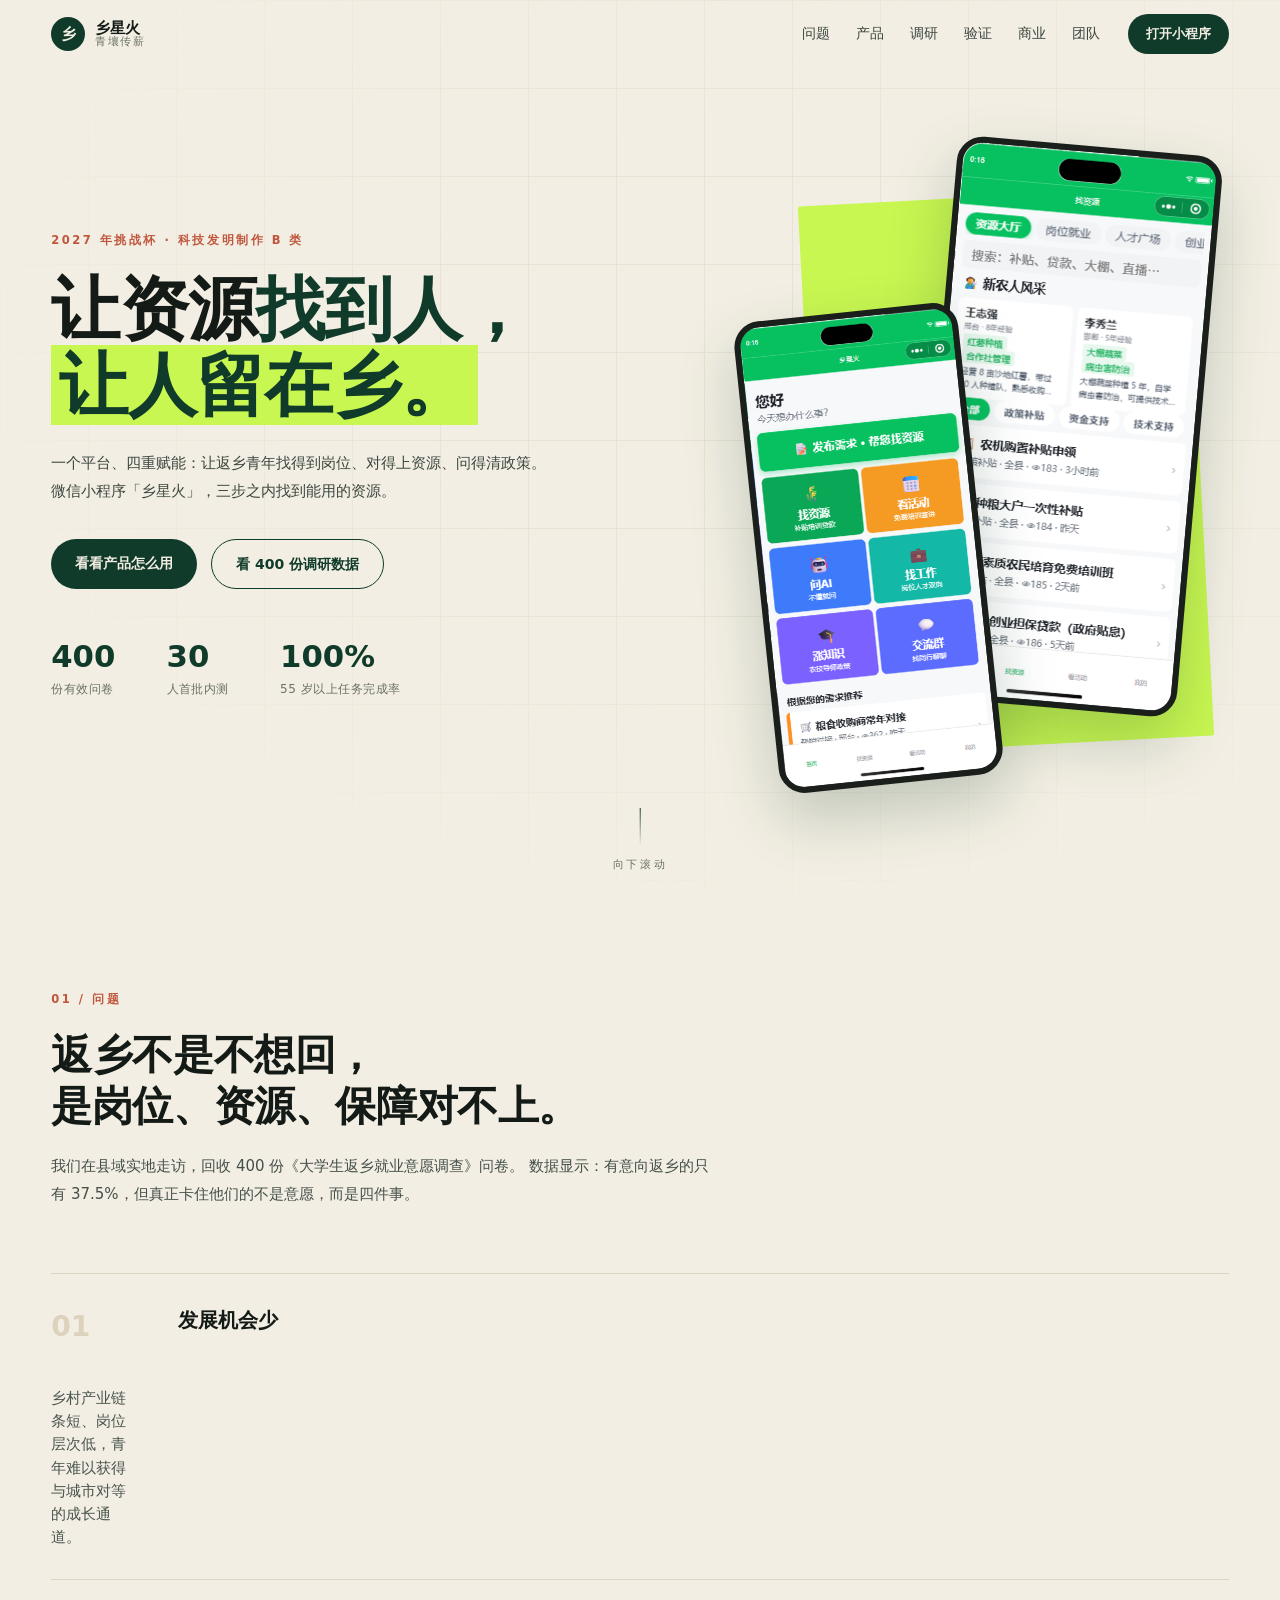
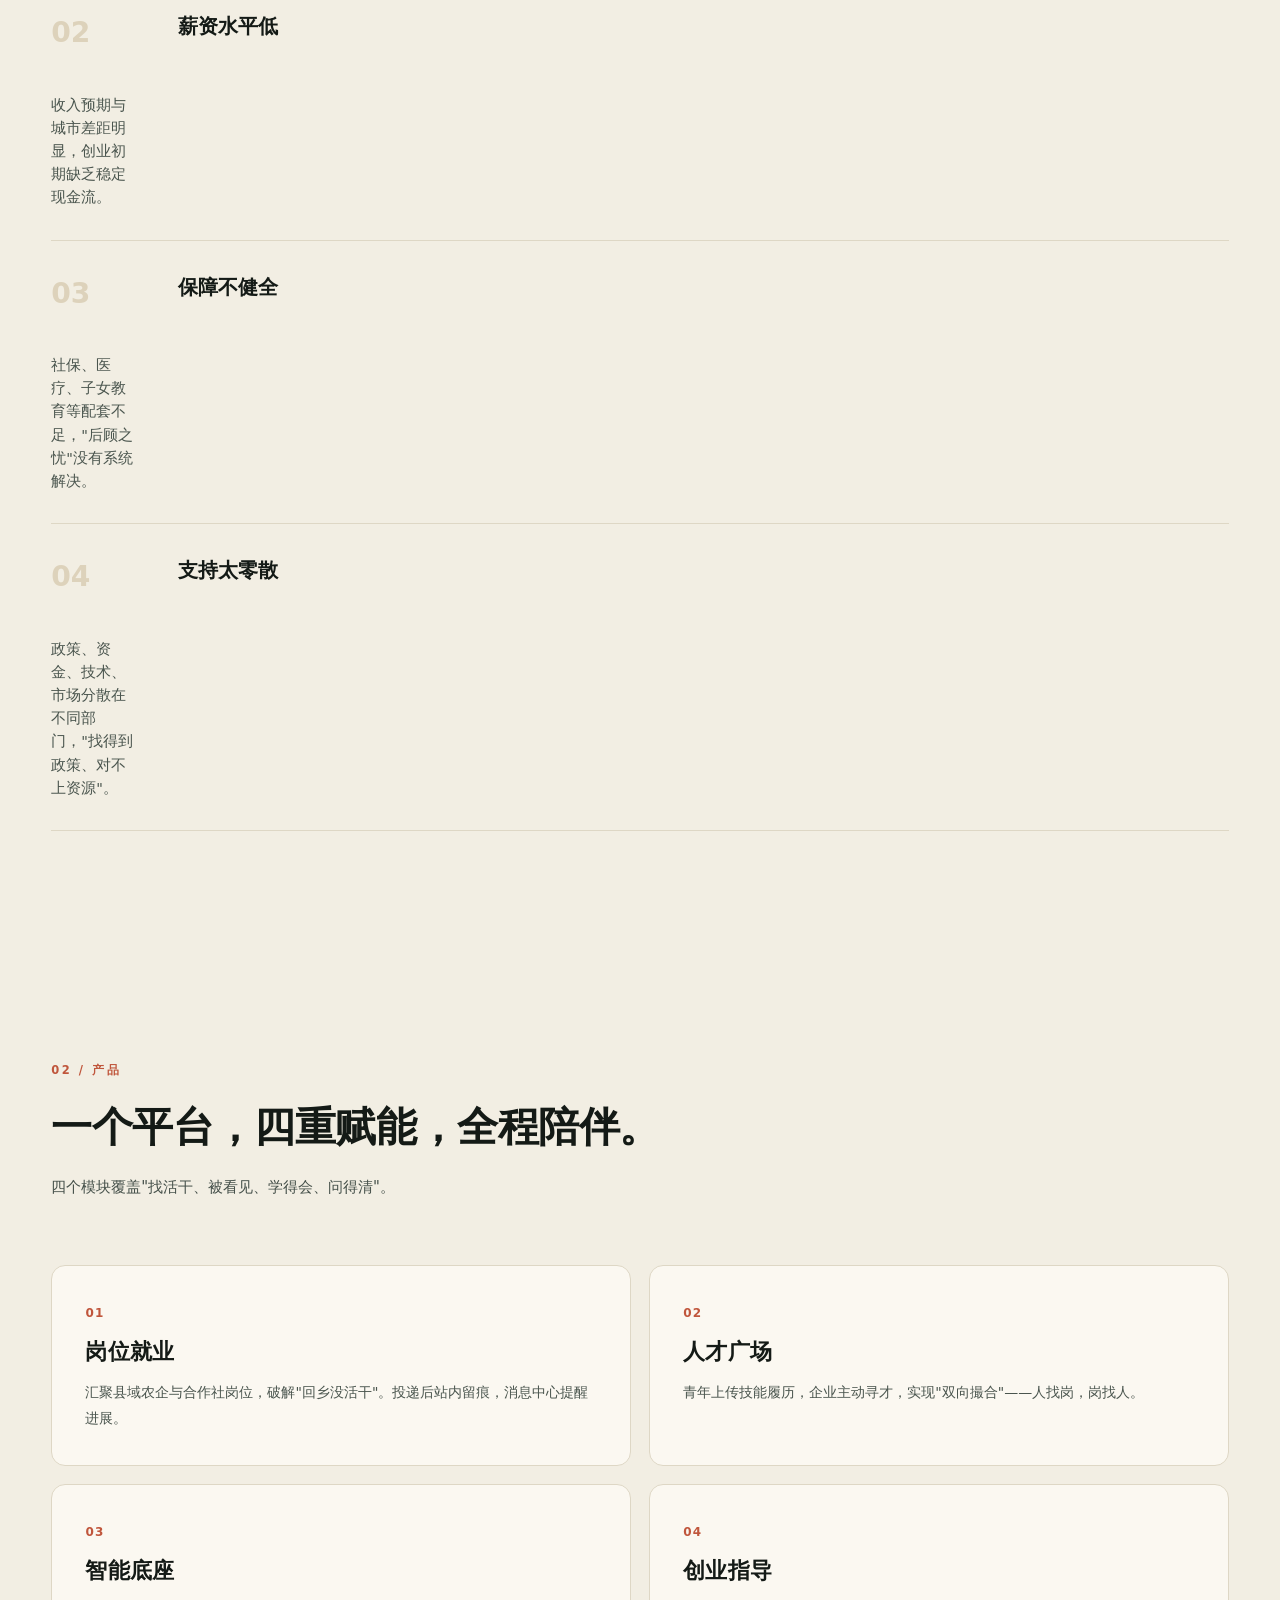
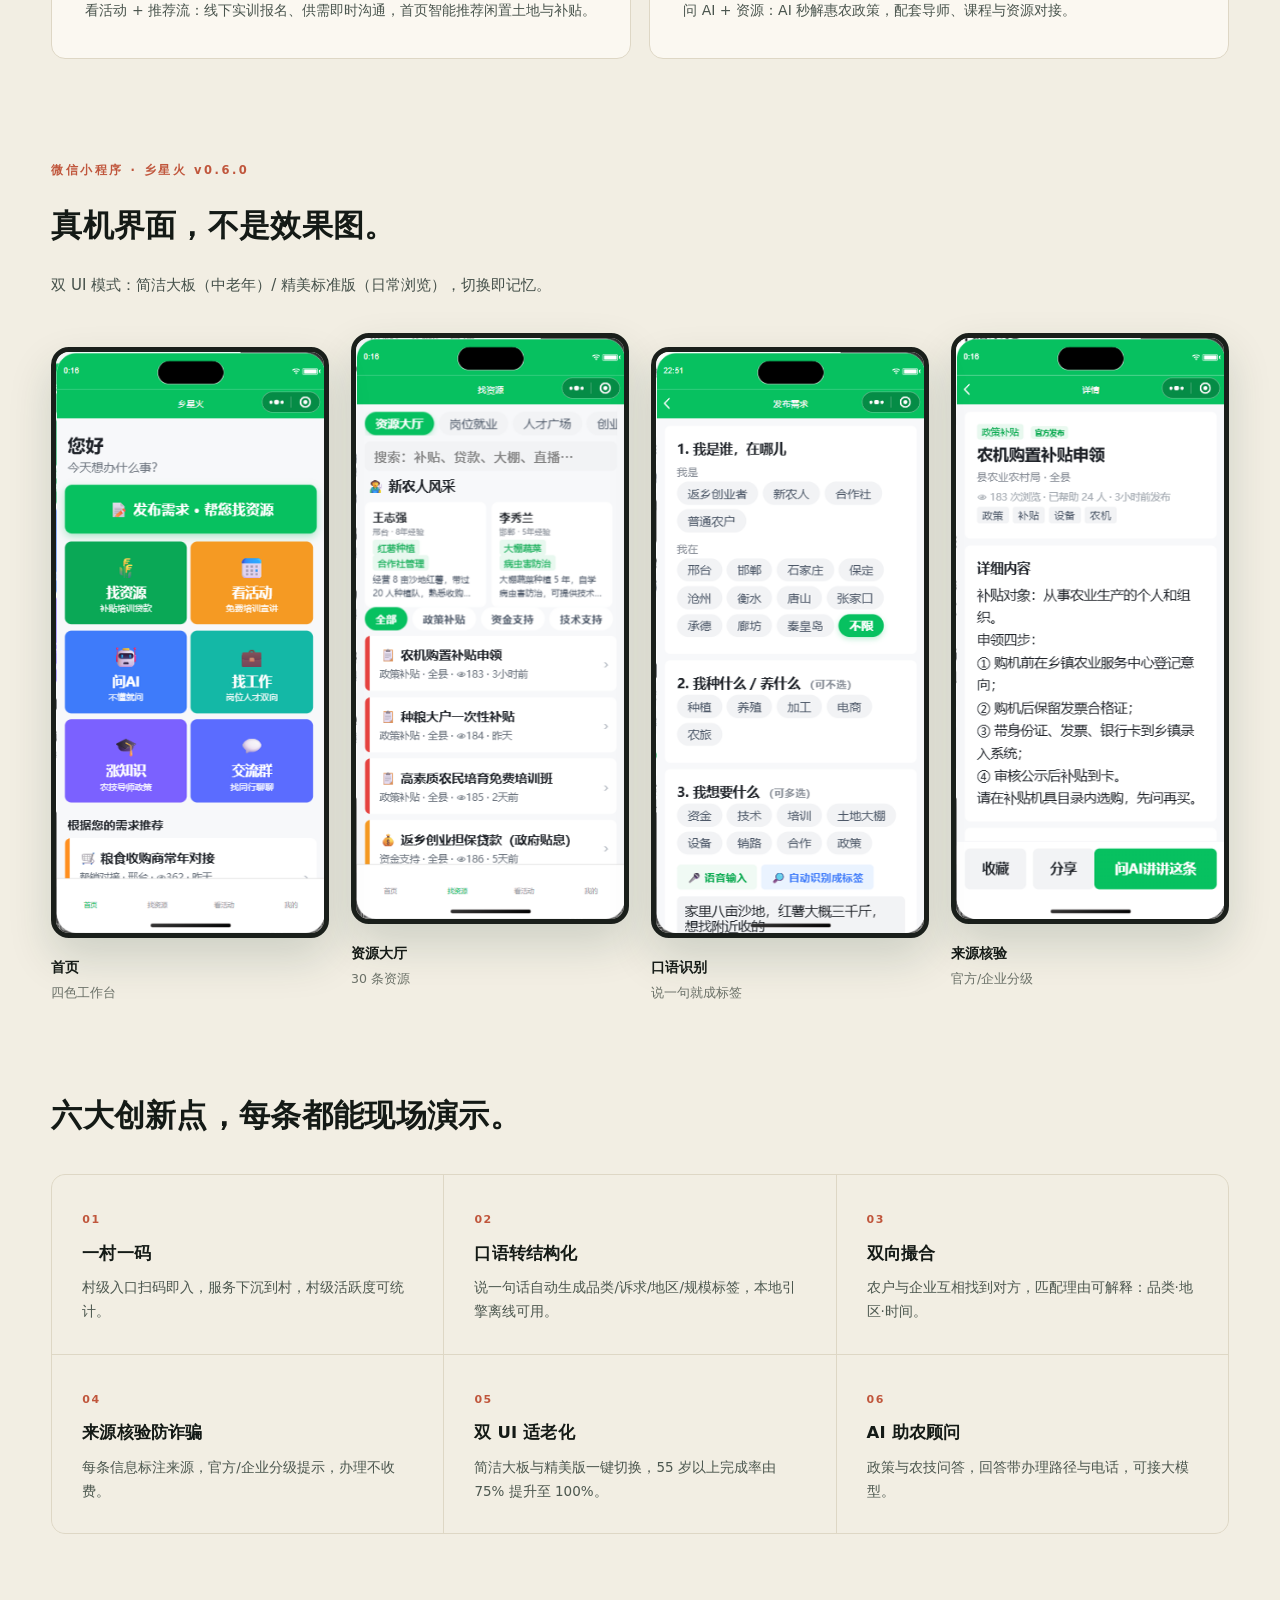
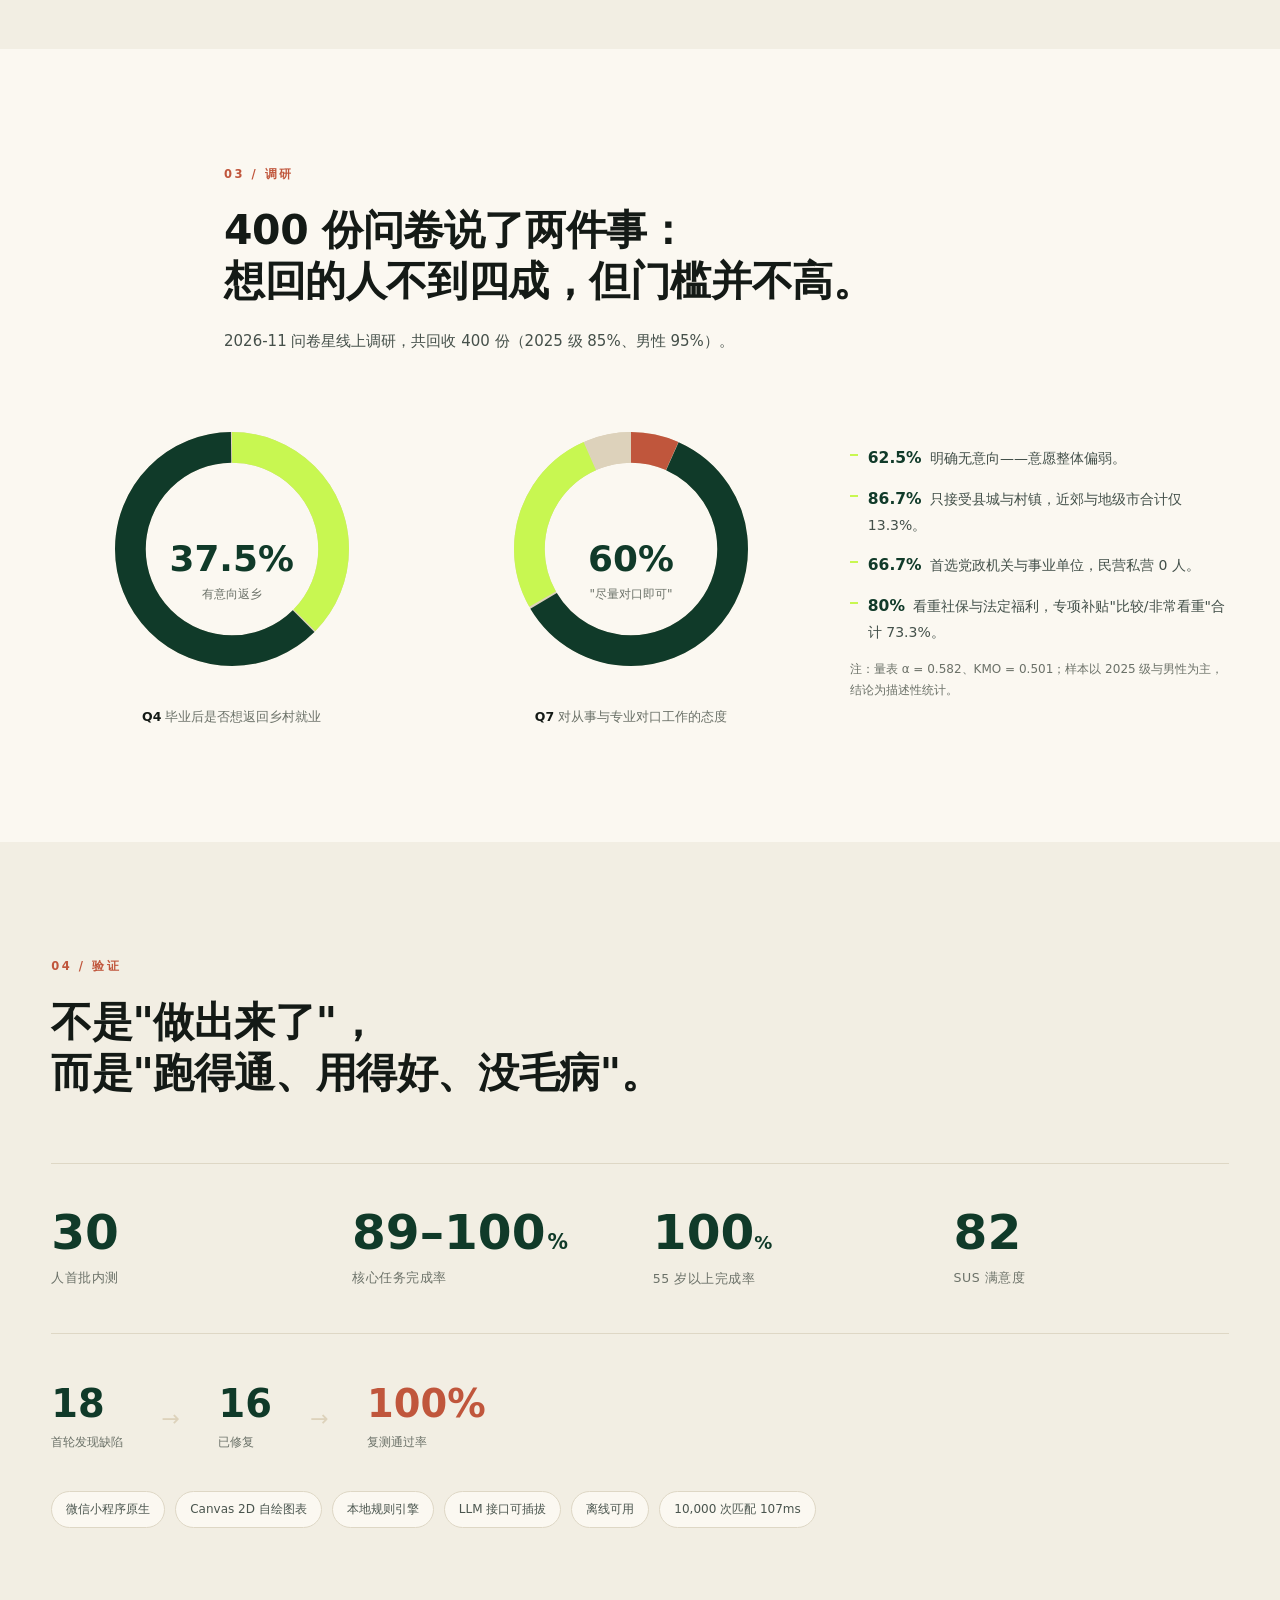
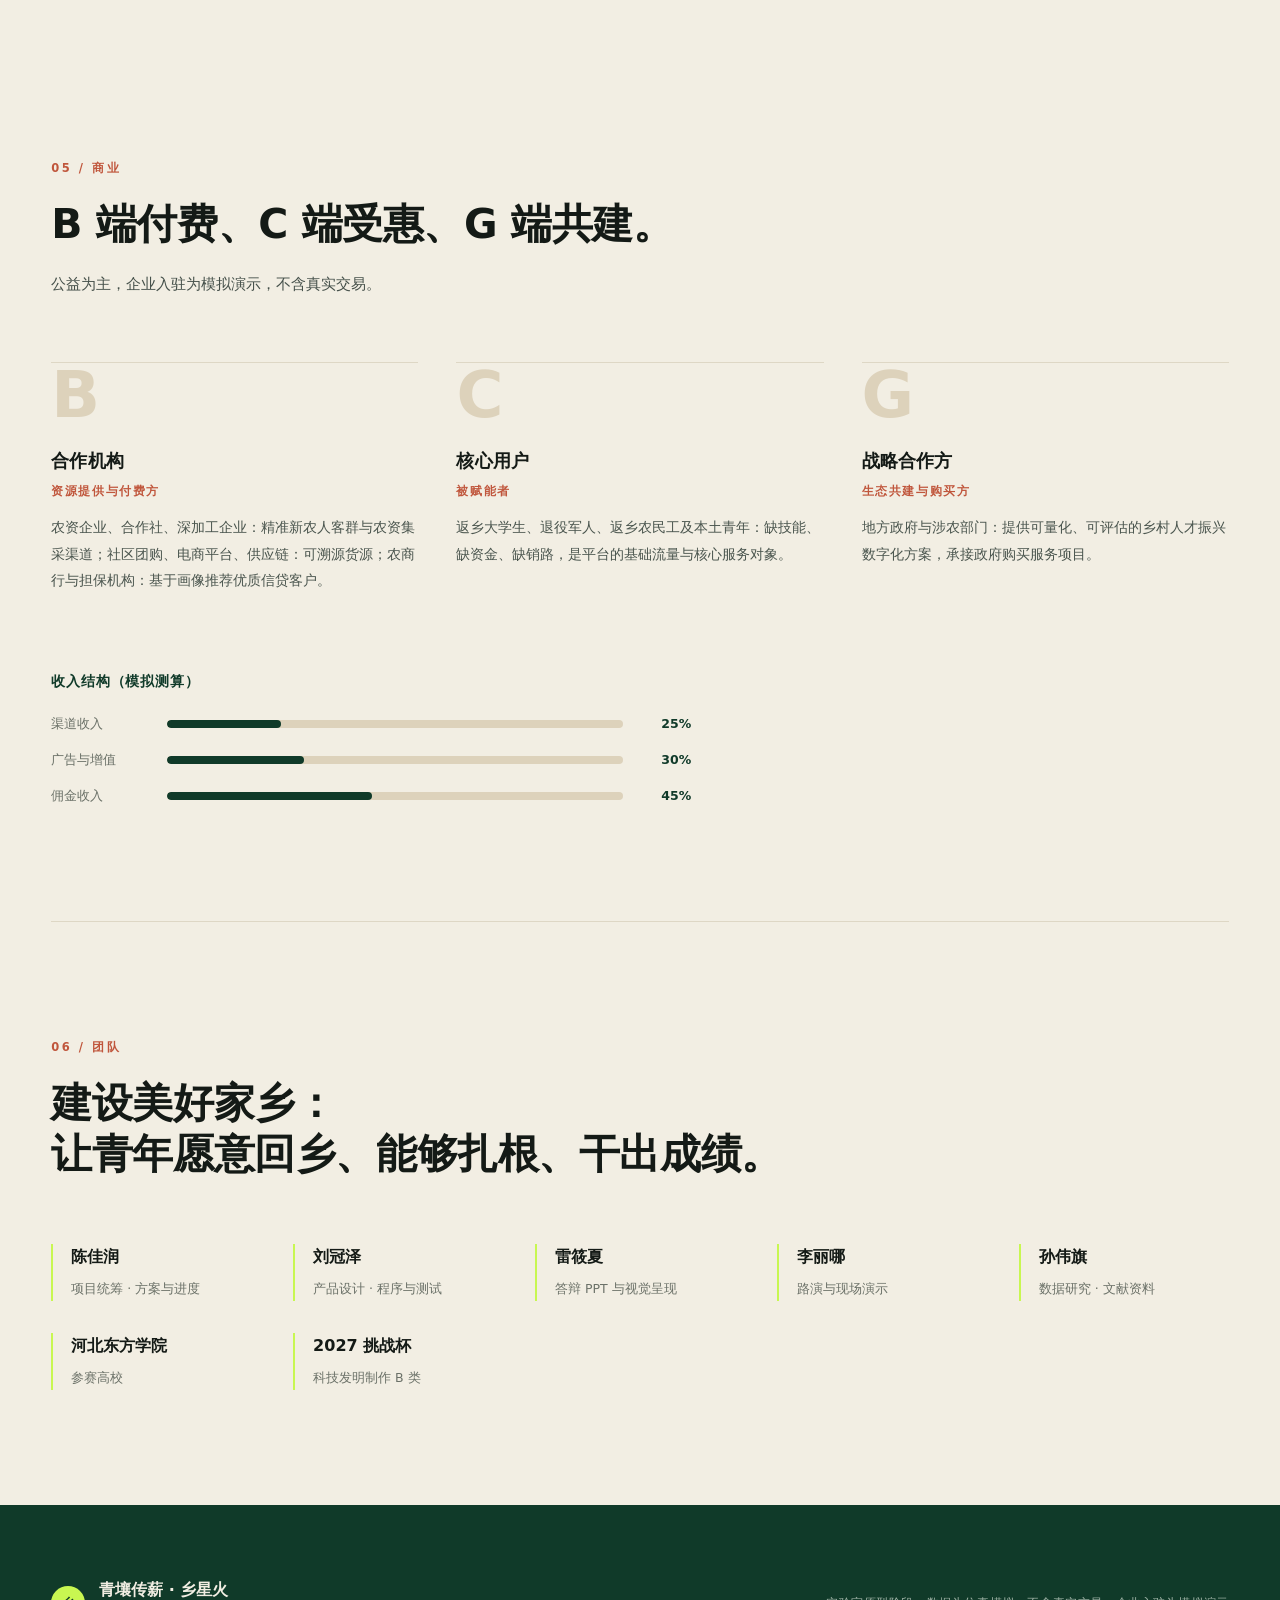
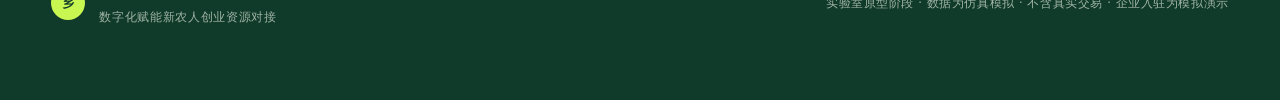
<file: site/index.html>
<!DOCTYPE html>
<html lang="zh-CN">
<head>
<meta charset="UTF-8" />
<meta name="viewport" content="width=device-width, initial-scale=1.0" />
<title>青壤传薪 · 乡星火 —— 数字化赋能新农人创业资源对接</title>
<meta name="description" content="乡星火：一个平台、四重赋能，让返乡青年找得到岗位、对得上资源、问得清政策。" />
<link rel="stylesheet" href="style.css" />
</head>
<body>

<!-- 顶部导航 -->
<header class="nav" id="nav">
  <a class="brand" href="#top">
    <span class="brand-mark">乡</span>
    <span class="brand-text">乡星火<em>青壤传薪</em></span>
  </a>
  <nav class="nav-links">
    <a href="#problem">问题</a>
    <a href="#product">产品</a>
    <a href="#data">调研</a>
    <a href="#evidence">验证</a>
    <a href="#business">商业</a>
    <a href="#team">团队</a>
  </nav>
  <a class="nav-cta" href="#mini">打开小程序</a>
</header>

<!-- 首屏 -->
<section class="hero" id="top">
  <div class="hero-grid"></div>
  <div class="hero-inner">
    <div class="hero-left">
      <p class="kicker" data-reveal>2027 年挑战杯 · 科技发明制作 B 类</p>
      <h1 class="display" data-reveal data-delay="1">
        <span>让资源</span><span class="ink">找到人，</span><br />
        <span class="lime">让人留在乡。</span>
      </h1>
      <p class="lede" data-reveal data-delay="2">
        一个平台、四重赋能：让返乡青年找得到岗位、对得上资源、问得清政策。<br />
        微信小程序「乡星火」，三步之内找到能用的资源。
      </p>
      <div class="hero-actions" data-reveal data-delay="3">
        <a class="btn btn-solid" href="#product">看看产品怎么用</a>
        <a class="btn btn-ghost" href="#data">看 400 份调研数据</a>
      </div>
      <div class="hero-meta" data-reveal data-delay="4">
        <div><b>400</b><span>份有效问卷</span></div>
        <div><b>30</b><span>人首批内测</span></div>
        <div><b>100%</b><span>55 岁以上任务完成率</span></div>
      </div>
    </div>
    <div class="hero-right" data-reveal data-delay="2">
      <figure class="phone phone-a"><img src="assets/hall-top.png" alt="资源大厅" /></figure>
      <figure class="phone phone-b"><img src="assets/home-simple.png" alt="首页四色工作台" /></figure>
      <div class="blob"></div>
    </div>
  </div>
  <div class="scroll-hint"><span></span>向下滚动</div>
</section>

<!-- 问题 -->
<section class="sec sec-problem" id="problem">
  <div class="sec-head">
    <p class="kicker" data-reveal>01 / 问题</p>
    <h2 data-reveal data-delay="1">返乡不是不想回，<br />是岗位、资源、保障对不上。</h2>
    <p class="sec-sub" data-reveal data-delay="2">
      我们在县域实地走访，回收 400 份《大学生返乡就业意愿调查》问卷。
      数据显示：有意向返乡的只有 37.5%，但真正卡住他们的不是意愿，而是四件事。
    </p>
  </div>
  <ol class="plist">
    <li data-reveal><span class="num">01</span><h3>发展机会少</h3><p>乡村产业链条短、岗位层次低，青年难以获得与城市对等的成长通道。</p></li>
    <li data-reveal data-delay="1"><span class="num">02</span><h3>薪资水平低</h3><p>收入预期与城市差距明显，创业初期缺乏稳定现金流。</p></li>
    <li data-reveal data-delay="2"><span class="num">03</span><h3>保障不健全</h3><p>社保、医疗、子女教育等配套不足，"后顾之忧"没有系统解决。</p></li>
    <li data-reveal data-delay="3"><span class="num">04</span><h3>支持太零散</h3><p>政策、资金、技术、市场分散在不同部门，"找得到政策、对不上资源"。</p></li>
  </ol>
</section>

<!-- 产品 -->
<section class="sec sec-product" id="product">
  <div class="sec-head">
    <p class="kicker" data-reveal>02 / 产品</p>
    <h2 data-reveal data-delay="1">一个平台，四重赋能，全程陪伴。</h2>
    <p class="sec-sub" data-reveal data-delay="2">四个模块覆盖"找活干、被看见、学得会、问得清"。</p>
  </div>
  <div class="quad">
    <article class="qcard" data-reveal>
      <span class="qidx">01</span>
      <h3>岗位就业</h3>
      <p>汇聚县域农企与合作社岗位，破解"回乡没活干"。投递后站内留痕，消息中心提醒进展。</p>
    </article>
    <article class="qcard" data-reveal data-delay="1">
      <span class="qidx">02</span>
      <h3>人才广场</h3>
      <p>青年上传技能履历，企业主动寻才，实现"双向撮合"——人找岗，岗找人。</p>
    </article>
    <article class="qcard" data-reveal data-delay="2">
      <span class="qidx">03</span>
      <h3>智能底座</h3>
      <p>看活动 + 推荐流：线下实训报名、供需即时沟通，首页智能推荐闲置土地与补贴。</p>
    </article>
    <article class="qcard" data-reveal data-delay="3">
      <span class="qidx">04</span>
      <h3>创业指导</h3>
      <p>问 AI + 资源：AI 秒解惠农政策，配套导师、课程与资源对接。</p>
    </article>
  </div>

  <!-- 小程序实机 -->
  <div class="mini" id="mini">
    <div class="mini-head" data-reveal>
      <p class="kicker">微信小程序 · 乡星火 v0.6.0</p>
      <h3>真机界面，不是效果图。</h3>
      <p class="sec-sub">双 UI 模式：简洁大板（中老年）/ 精美标准版（日常浏览），切换即记忆。</p>
    </div>
    <div class="mini-strip">
      <figure data-reveal><img src="assets/home-simple.png" alt="首页" /><figcaption><b>首页</b>四色工作台</figcaption></figure>
      <figure data-reveal data-delay="1"><img src="assets/hall-top.png" alt="资源大厅" /><figcaption><b>资源大厅</b>30 条资源</figcaption></figure>
      <figure data-reveal data-delay="2"><img src="assets/needs-parsed.png" alt="口语识别" /><figcaption><b>口语识别</b>说一句就成标签</figcaption></figure>
      <figure data-reveal data-delay="3"><img src="assets/detail.png" alt="来源核验" /><figcaption><b>来源核验</b>官方/企业分级</figcaption></figure>
    </div>
  </div>

  <!-- 六大创新 -->
  <div class="inno">
    <h3 class="inno-title" data-reveal>六大创新点，每条都能现场演示。</h3>
    <div class="inno-grid">
      <div class="icard" data-reveal><span>01</span><h4>一村一码</h4><p>村级入口扫码即入，服务下沉到村，村级活跃度可统计。</p></div>
      <div class="icard" data-reveal data-delay="1"><span>02</span><h4>口语转结构化</h4><p>说一句话自动生成品类/诉求/地区/规模标签，本地引擎离线可用。</p></div>
      <div class="icard" data-reveal data-delay="2"><span>03</span><h4>双向撮合</h4><p>农户与企业互相找到对方，匹配理由可解释：品类·地区·时间。</p></div>
      <div class="icard" data-reveal data-delay="3"><span>04</span><h4>来源核验防诈骗</h4><p>每条信息标注来源，官方/企业分级提示，办理不收费。</p></div>
      <div class="icard" data-reveal data-delay="4"><span>05</span><h4>双 UI 适老化</h4><p>简洁大板与精美版一键切换，55 岁以上完成率由 75% 提升至 100%。</p></div>
      <div class="icard" data-reveal data-delay="5"><span>06</span><h4>AI 助农顾问</h4><p>政策与农技问答，回答带办理路径与电话，可接大模型。</p></div>
    </div>
  </div>
</section>

<!-- 调研数据 -->
<section class="sec sec-data" id="data">
  <div class="sec-head">
    <p class="kicker" data-reveal>03 / 调研</p>
    <h2 data-reveal data-delay="1">400 份问卷说了两件事：<br />想回的人不到四成，但门槛并不高。</h2>
    <p class="sec-sub" data-reveal data-delay="2">2026-11 问卷星线上调研，共回收 400 份（2025 级 85%、男性 95%）。</p>
  </div>

  <div class="charts">
    <figure class="chart" data-reveal>
      <svg viewBox="0 0 220 220" class="donut" data-donut="37.5,62.5">
        <circle class="dring" cx="110" cy="110" r="86" />
        <circle class="dseg s1" cx="110" cy="110" r="86" />
        <circle class="dseg s2" cx="110" cy="110" r="86" />
      </svg>
      <div class="chart-center"><b>37.5%</b><span>有意向返乡</span></div>
      <figcaption><b>Q4</b> 毕业后是否想返回乡村就业</figcaption>
    </figure>

    <figure class="chart" data-reveal data-delay="1">
      <svg viewBox="0 0 220 220" class="donut" data-donut="6.67,60,26.67,6.67">
        <circle class="dring" cx="110" cy="110" r="86" />
        <circle class="dseg t1" cx="110" cy="110" r="86" />
        <circle class="dseg t2" cx="110" cy="110" r="86" />
        <circle class="dseg t3" cx="110" cy="110" r="86" />
        <circle class="dseg t4" cx="110" cy="110" r="86" />
      </svg>
      <div class="chart-center"><b>60%</b><span>"尽量对口即可"</span></div>
      <figcaption><b>Q7</b> 对从事与专业对口工作的态度</figcaption>
    </figure>

    <ul class="readout" data-reveal data-delay="2">
      <li><b>62.5%</b> 明确无意向——意愿整体偏弱。</li>
      <li><b>86.7%</b> 只接受县城与村镇，近郊与地级市合计仅 13.3%。</li>
      <li><b>66.7%</b> 首选党政机关与事业单位，民营私营 0 人。</li>
      <li><b>80%</b> 看重社保与法定福利，专项补贴"比较/非常看重"合计 73.3%。</li>
      <li class="muted">注：量表 α = 0.582、KMO = 0.501；样本以 2025 级与男性为主，结论为描述性统计。</li>
    </ul>
  </div>
</section>

<!-- 验证 -->
<section class="sec sec-evidence" id="evidence">
  <div class="sec-head">
    <p class="kicker" data-reveal>04 / 验证</p>
    <h2 data-reveal data-delay="1">不是"做出来了"，<br />而是"跑得通、用得好、没毛病"。</h2>
  </div>
  <div class="kpis">
    <div class="kpi" data-reveal><b data-count="30">0</b><span>人首批内测</span></div>
    <div class="kpi" data-reveal data-delay="1"><b>89–100<i>%</i></b><span>核心任务完成率</span></div>
    <div class="kpi" data-reveal data-delay="2"><b data-count="100">0</b><i>%</i><span>55 岁以上完成率</span></div>
    <div class="kpi" data-reveal data-delay="3"><b data-count="82">0</b><span>SUS 满意度</span></div>
  </div>
  <div class="loop" data-reveal data-delay="2">
    <div class="loop-step"><b>18</b><span>首轮发现缺陷</span></div>
    <div class="loop-arrow">→</div>
    <div class="loop-step"><b>16</b><span>已修复</span></div>
    <div class="loop-arrow">→</div>
    <div class="loop-step accent"><b>100%</b><span>复测通过率</span></div>
  </div>
  <div class="tech" data-reveal data-delay="3">
    <span>微信小程序原生</span><span>Canvas 2D 自绘图表</span><span>本地规则引擎</span>
    <span>LLM 接口可插拔</span><span>离线可用</span><span>10,000 次匹配 107ms</span>
  </div>
</section>

<!-- 商业 -->
<section class="sec sec-business" id="business">
  <div class="sec-head">
    <p class="kicker" data-reveal>05 / 商业</p>
    <h2 data-reveal data-delay="1">B 端付费、C 端受惠、G 端共建。</h2>
    <p class="sec-sub" data-reveal data-delay="2">公益为主，企业入驻为模拟演示，不含真实交易。</p>
  </div>
  <div class="bcg">
    <article data-reveal><span class="letter">B</span><h3>合作机构</h3><p class="role">资源提供与付费方</p>
      <p>农资企业、合作社、深加工企业：精准新农人客群与农资集采渠道；社区团购、电商平台、供应链：可溯源货源；农商行与担保机构：基于画像推荐优质信贷客户。</p></article>
    <article data-reveal data-delay="1"><span class="letter">C</span><h3>核心用户</h3><p class="role">被赋能者</p>
      <p>返乡大学生、退役军人、返乡农民工及本土青年：缺技能、缺资金、缺销路，是平台的基础流量与核心服务对象。</p></article>
    <article data-reveal data-delay="2"><span class="letter">G</span><h3>战略合作方</h3><p class="role">生态共建与购买方</p>
      <p>地方政府与涉农部门：提供可量化、可评估的乡村人才振兴数字化方案，承接政府购买服务项目。</p></article>
  </div>
  <div class="revenue" data-reveal data-delay="2">
    <h4>收入结构（模拟测算）</h4>
    <div class="bars">
      <div class="bar"><span>渠道收入</span><i style="--v:25%"></i><b>25%</b></div>
      <div class="bar"><span>广告与增值</span><i style="--v:30%"></i><b>30%</b></div>
      <div class="bar"><span>佣金收入</span><i style="--v:45%"></i><b>45%</b></div>
    </div>
  </div>
</section>

<!-- 团队 -->
<section class="sec sec-team" id="team">
  <div class="sec-head">
    <p class="kicker" data-reveal>06 / 团队</p>
    <h2 data-reveal data-delay="1">建设美好家乡：<br />让青年愿意回乡、能够扎根、干出成绩。</h2>
  </div>
  <div class="team">
    <div data-reveal><b>陈佳润</b><span>项目统筹 · 方案与进度</span></div>
    <div data-reveal data-delay="1"><b>刘冠泽</b><span>产品设计 · 程序与测试</span></div>
    <div data-reveal data-delay="2"><b>雷筱夏</b><span>答辩 PPT 与视觉呈现</span></div>
    <div data-reveal data-delay="3"><b>李丽哪</b><span>路演与现场演示</span></div>
    <div data-reveal data-delay="3"><b>孙伟旗</b><span>数据研究 · 文献资料</span></div>
    <div data-reveal data-delay="4"><b>河北东方学院</b><span>参赛高校</span></div>
    <div data-reveal data-delay="4"><b>2027 挑战杯</b><span>科技发明制作 B 类</span></div>
  </div>
</section>

<footer class="foot">
  <div class="foot-inner">
    <div class="foot-brand">
      <span class="brand-mark">乡</span>
      <div><b>青壤传薪 · 乡星火</b><span>数字化赋能新农人创业资源对接</span></div>
    </div>
    <p class="foot-note">实验室原型阶段 · 数据为仿真模拟 · 不含真实交易 · 企业入驻为模拟演示</p>
  </div>
</footer>

<script src="app.js"></script>
</body>
</html>
</file>
<file: site/style.css>
:root{
  --paper:#f2eee3;
  --paper2:#fbf8f1;
  --ink:#141a16;
  --forest:#103a29;
  --moss:#2a5c45;
  --lime:#c8f751;
  --clay:#c0563c;
  --sand:#ddd2bb;
  --gray:#6b7168;
  --line:#ded7c5;
  --radius:14px;
  --max:1240px;
}
*{box-sizing:border-box}
html{scroll-behavior:smooth}
body{
  margin:0;background:var(--paper);color:var(--ink);
  font-family:"PingFang SC","Microsoft YaHei","Hiragino Sans GB",system-ui,sans-serif;
  -webkit-font-smoothing:antialiased;line-height:1.6;
}
h1,h2,h3,h4{margin:0;letter-spacing:.01em}
a{color:inherit;text-decoration:none}
p{margin:0}
img{display:block;max-width:100%}
b{font-weight:800}

/* ---------- 导航 ---------- */
.nav{
  position:fixed;inset:0 0 auto 0;height:68px;display:flex;align-items:center;gap:28px;
  padding:0 clamp(20px,4vw,56px);z-index:50;
  transition:background .35s ease,box-shadow .35s ease,backdrop-filter .35s ease;
}
.nav.on{background:rgba(242,238,227,.82);backdrop-filter:blur(14px);box-shadow:0 1px 0 var(--line)}
.brand{display:flex;align-items:center;gap:10px}
.brand-mark{
  width:34px;height:34px;border-radius:50%;background:var(--forest);color:var(--paper);
  display:grid;place-items:center;font-weight:800;font-size:15px;letter-spacing:0;
}
.brand-text{display:flex;flex-direction:column;line-height:1.1;font-weight:800;font-size:15px}
.brand-text em{font-style:normal;font-weight:500;font-size:11px;color:var(--gray);letter-spacing:.14em}
.nav-links{display:flex;gap:26px;margin-left:auto;font-size:13.5px;color:#3c463f}
.nav-links a{position:relative;padding:6px 0}
.nav-links a::after{
  content:"";position:absolute;left:0;right:0;bottom:0;height:2px;background:var(--lime);
  transform:scaleX(0);transform-origin:left;transition:transform .3s ease;
}
.nav-links a:hover::after{transform:scaleX(1)}
.nav-cta{
  padding:10px 18px;border-radius:999px;background:var(--forest);color:var(--paper);
  font-size:13px;font-weight:700;transition:transform .25s ease,background .25s ease;
}
.nav-cta:hover{transform:translateY(-2px);background:var(--ink)}

/* ---------- 首屏 ---------- */
.hero{position:relative;min-height:100vh;display:flex;align-items:center;overflow:hidden;padding:110px 0 80px}
.hero-grid{
  position:absolute;inset:0;
  background-image:linear-gradient(var(--line) 1px,transparent 1px),linear-gradient(90deg,var(--line) 1px,transparent 1px);
  background-size:88px 88px;opacity:.5;mask-image:radial-gradient(ellipse at 60% 40%,#000 30%,transparent 78%);
}
.hero-inner{
  position:relative;width:min(var(--max),92vw);margin:0 auto;
  display:grid;grid-template-columns:1.15fr .85fr;gap:clamp(24px,5vw,72px);align-items:center;
}
.kicker{font-size:11.5px;letter-spacing:.22em;color:var(--clay);font-weight:700;margin-bottom:22px}
.display{font-size:clamp(38px,5.4vw,74px);line-height:1.1;font-weight:900;letter-spacing:-.01em}
.display .ink{color:var(--forest)}
.display .lime{color:var(--forest);background:var(--lime);padding:0 .12em;box-decoration-break:clone}
.lede{margin-top:26px;font-size:clamp(14px,1.15vw,16.5px);color:#3d473f;max-width:38em;line-height:1.9}
.hero-actions{display:flex;gap:14px;margin-top:34px;flex-wrap:wrap}
.btn{padding:13px 24px;border-radius:999px;font-size:14px;font-weight:700;transition:.25s ease;display:inline-block}
.btn-solid{background:var(--forest);color:var(--paper)}
.btn-solid:hover{transform:translateY(-3px);box-shadow:0 14px 28px rgba(16,58,41,.22)}
.btn-ghost{border:1.5px solid var(--forest);color:var(--forest)}
.btn-ghost:hover{background:var(--forest);color:var(--paper)}
.hero-meta{display:flex;gap:clamp(20px,4vw,56px);margin-top:52px;flex-wrap:wrap}
.hero-meta div{display:flex;flex-direction:column}
.hero-meta b{font-size:clamp(24px,2.4vw,32px);line-height:1;color:var(--forest)}
.hero-meta span{font-size:12px;color:var(--gray);margin-top:8px;letter-spacing:.04em}

.hero-right{position:relative;height:min(78vh,640px)}
.blob{
  position:absolute;inset:8% 6% 6% 12%;background:var(--lime);border-radius:2px;
  transform:rotate(-3deg);z-index:0;
}
.phone{
  position:absolute;margin:0;z-index:2;border-radius:26px;overflow:hidden;
  box-shadow:0 26px 60px rgba(16,58,41,.22);border:6px solid #1a1f1b;background:#1a1f1b;
  transition:transform .6s cubic-bezier(.2,.7,.2,1);
}
.phone img{height:100%;width:100%;object-fit:cover;object-position:top}
.phone-a{right:6%;top:0;height:88%;width:auto;transform:rotate(5deg)}
.phone-a img{height:100%;width:auto}
.phone-b{left:0;bottom:0;height:74%;transform:rotate(-6deg)}
.phone-b img{height:100%;width:auto}
.hero-right:hover .phone-a{transform:rotate(2deg) translateY(-6px)}
.hero-right:hover .phone-b{transform:rotate(-3deg) translateY(6px)}
.scroll-hint{
  position:absolute;left:50%;bottom:26px;transform:translateX(-50%);
  font-size:11px;letter-spacing:.24em;color:var(--gray);display:flex;flex-direction:column;align-items:center;gap:10px;
}
.scroll-hint span{width:1px;height:38px;background:linear-gradient(var(--forest),transparent);animation:drop 2.2s infinite}
@keyframes drop{0%{transform:scaleY(.2);transform-origin:top}50%{transform:scaleY(1)}100%{transform:scaleY(.2);transform-origin:bottom}}

/* ---------- 通用区块 ---------- */
.sec{width:min(var(--max),92vw);margin:0 auto;padding:clamp(72px,9vw,132px) 0}
.sec-head{max-width:52em;margin-bottom:clamp(36px,5vw,64px)}
.sec h2{font-size:clamp(26px,3.2vw,44px);line-height:1.24;font-weight:900;letter-spacing:-.01em}
.sec-sub{margin-top:20px;color:#45504a;font-size:15px;line-height:1.9;max-width:44em}
.sec-problem{padding-top:clamp(60px,7vw,96px)}

/* 问题列表 */
.plist{list-style:none;margin:0;padding:0;display:grid;gap:0}
.plist li{
  display:grid;grid-template-columns:88px 1fr;gap:clamp(12px,3vw,40px);
  padding:30px 0;border-top:1px solid var(--line);align-items:start;
}
.plist li:last-child{border-bottom:1px solid var(--line)}
.plist .num{font-size:clamp(22px,2.2vw,30px);font-weight:900;color:var(--sand)}
.plist h3{font-size:clamp(17px,1.6vw,21px);font-weight:800;margin-bottom:8px}
.plist p{color:#4a554e;font-size:14.5px;max-width:46em}

/* 产品四卡 */
.quad{display:grid;grid-template-columns:repeat(2,1fr);gap:18px}
.qcard{
  background:var(--paper2);border:1px solid var(--line);border-radius:var(--radius);
  padding:clamp(22px,2.6vw,34px);position:relative;transition:.35s ease;overflow:hidden;
}
.qcard::before{content:"";position:absolute;left:0;top:0;bottom:0;width:3px;background:var(--forest);transform:scaleY(0);transform-origin:top;transition:transform .45s ease}
.qcard:hover{transform:translateY(-4px);box-shadow:0 18px 40px rgba(16,58,41,.09)}
.qcard:hover::before{transform:scaleY(1)}
.qidx{font-size:12px;font-weight:800;color:var(--clay);letter-spacing:.1em}
.qcard h3{font-size:clamp(18px,1.7vw,22px);margin:10px 0 10px;font-weight:800}
.qcard p{color:#4a554e;font-size:14px;line-height:1.85}

/* 小程序展示 */
.mini{margin-top:clamp(64px,8vw,112px)}
.mini-head{margin-bottom:34px}
.mini-head h3{font-size:clamp(22px,2.4vw,32px);font-weight:900;margin-bottom:12px}
.mini-strip{display:grid;grid-template-columns:repeat(4,1fr);gap:clamp(12px,2vw,22px)}
.mini-strip figure{margin:0;transition:transform .5s cubic-bezier(.2,.7,.2,1)}
.mini-strip img{
  width:100%;border-radius:18px;border:5px solid #1a1f1b;box-shadow:0 20px 44px rgba(16,58,41,.16);
  transition:transform .5s cubic-bezier(.2,.7,.2,1);
}
.mini-strip figure:nth-child(odd){transform:translateY(14px)}
.mini-strip figure:hover img{transform:translateY(-8px) rotate(-1deg)}
.mini-strip figcaption{margin-top:18px;font-size:12.5px;color:var(--gray)}
.mini-strip figcaption b{display:block;color:var(--ink);font-size:14px;margin-bottom:4px;font-weight:800}

/* 六大创新 */
.inno{margin-top:clamp(64px,8vw,110px)}
.inno-title{font-size:clamp(22px,2.4vw,32px);font-weight:900;margin-bottom:34px}
.inno-grid{display:grid;grid-template-columns:repeat(3,1fr);gap:1px;background:var(--line);border:1px solid var(--line);border-radius:var(--radius);overflow:hidden}
.icard{background:var(--paper);padding:clamp(22px,2.4vw,30px);transition:.3s ease}
.icard:hover{background:var(--paper2)}
.icard span{font-size:11px;font-weight:800;color:var(--clay);letter-spacing:.14em}
.icard h4{font-size:16.5px;font-weight:800;margin:10px 0 8px}
.icard p{font-size:13.5px;color:#4c574f;line-height:1.8}

/* 调研 */
.sec-data{background:var(--paper2);width:100%;max-width:none;padding-left:0;padding-right:0}
.sec-data > *{width:min(var(--max),92vw);margin-left:auto;margin-right:auto}
.charts{display:grid;grid-template-columns:1fr 1fr 1.05fr;gap:clamp(20px,3vw,46px);align-items:center}
.chart{position:relative;margin:0;text-align:center}
.donut{width:min(100%,260px);height:auto;transform:rotate(-90deg)}
.dring{fill:none;stroke:var(--sand);stroke-width:26}
.dseg{fill:none;stroke-width:26;stroke-linecap:butt;stroke-dasharray:0 540;transition:stroke-dasharray 1.3s cubic-bezier(.2,.7,.2,1)}
.chart.in .dseg{stroke-dasharray:var(--dash)}
.s1{stroke:var(--lime)} .s2{stroke:var(--forest)}
.t1{stroke:var(--clay)} .t2{stroke:var(--forest)} .t3{stroke:var(--lime)} .t4{stroke:var(--sand)}
.chart-center{position:absolute;inset:0;display:grid;place-content:center;pointer-events:none}
.chart-center b{font-size:clamp(26px,2.8vw,38px);font-weight:900;color:var(--forest);display:block;line-height:1}
.chart-center span{font-size:12px;color:var(--gray);margin-top:8px;display:block}
.chart figcaption{margin-top:20px;font-size:12.5px;color:var(--gray)}
.chart figcaption b{color:var(--ink);font-weight:800}
.readout{list-style:none;margin:0;padding:0;display:grid;gap:14px}
.readout li{font-size:14px;color:#43504a;line-height:1.75;padding-left:18px;position:relative}
.readout li::before{content:"";position:absolute;left:0;top:.62em;width:8px;height:2px;background:var(--lime)}
.readout b{color:var(--forest);font-size:15.5px;margin-right:4px}
.readout .muted{color:var(--gray);font-size:12px;padding-left:0}
.readout .muted::before{display:none}

/* 验证 */
.kpis{display:grid;grid-template-columns:repeat(4,1fr);gap:clamp(14px,2vw,28px);border-top:1px solid var(--line);border-bottom:1px solid var(--line);padding:clamp(28px,3.4vw,44px) 0}
.kpi b{font-size:clamp(34px,3.8vw,56px);font-weight:900;color:var(--forest);line-height:1;display:inline-block}
.kpi b i{font-size:.42em;font-style:normal;margin-left:2px}
.kpi > i{font-size:18px;font-style:normal;font-weight:900;color:var(--forest)}
.kpi span{display:block;margin-top:12px;font-size:12.5px;color:var(--gray);letter-spacing:.04em}
.loop{display:flex;align-items:center;gap:clamp(16px,3vw,44px);margin-top:clamp(36px,4vw,56px);flex-wrap:wrap}
.loop-step{display:flex;flex-direction:column}
.loop-step b{font-size:clamp(28px,3vw,44px);font-weight:900;color:var(--forest);line-height:1}
.loop-step span{font-size:12px;color:var(--gray);margin-top:10px}
.loop-step.accent b{color:var(--clay)}
.loop-arrow{color:var(--sand);font-size:22px}
.tech{display:flex;gap:10px;flex-wrap:wrap;margin-top:clamp(28px,3vw,40px)}
.tech span{font-size:12px;padding:8px 14px;border:1px solid var(--line);border-radius:999px;color:#4a554e;background:var(--paper2)}

/* 商业 */
.bcg{display:grid;grid-template-columns:repeat(3,1fr);gap:clamp(20px,3vw,38px)}
.bcg article{position:relative;padding-top:84px;border-top:1px solid var(--line)}
.bcg .letter{position:absolute;top:0;left:0;font-size:64px;font-weight:900;color:var(--sand);line-height:1;letter-spacing:-.02em}
.bcg h3{font-size:18px;font-weight:800;margin-bottom:6px}
.bcg .role{font-size:11.5px;letter-spacing:.14em;color:var(--clay);font-weight:700;margin-bottom:14px;text-transform:uppercase}
.bcg p:last-child{font-size:13.8px;color:#4a554e;line-height:1.9}
.revenue{margin-top:clamp(48px,6vw,80px)}
.revenue h4{font-size:14px;font-weight:800;letter-spacing:.06em;margin-bottom:22px;color:var(--forest)}
.bars{display:grid;gap:16px;max-width:640px}
.bar{display:grid;grid-template-columns:100px 1fr 52px;align-items:center;gap:16px;font-size:12.5px;color:var(--gray)}
.bar i{height:8px;background:var(--sand);border-radius:99px;position:relative;overflow:hidden}
.bar i::after{content:"";position:absolute;inset:0;width:0;background:var(--forest);border-radius:99px;transition:width 1.2s cubic-bezier(.2,.7,.2,1)}
.revenue.in .bar i::after{width:var(--v)}
.bar b{color:var(--forest);font-weight:800;text-align:right}

/* 团队 */
.sec-team{border-top:1px solid var(--line)}
.team{display:grid;grid-template-columns:repeat(auto-fit,minmax(190px,1fr));gap:clamp(18px,2.6vw,32px);margin-top:12px}
.team div{border-left:2px solid var(--lime);padding-left:18px}
.team b{display:block;font-size:16px;font-weight:800;margin-bottom:6px}
.team span{font-size:12.5px;color:var(--gray)}

/* 页脚 */
.foot{background:var(--forest);color:var(--paper);padding:clamp(48px,6vw,72px) 0}
.foot-inner{width:min(var(--max),92vw);margin:0 auto;display:flex;flex-wrap:wrap;gap:24px;justify-content:space-between;align-items:center}
.foot-brand{display:flex;align-items:center;gap:14px}
.foot .brand-mark{background:var(--lime);color:var(--forest)}
.foot-brand b{display:block;font-size:16px}
.foot-brand span{font-size:11.5px;color:#9fb3a6;letter-spacing:.06em}
.foot-note{font-size:11.5px;color:#9fb3a6;letter-spacing:.05em}

/* 滚动揭示 */
[data-reveal]{opacity:0;transform:translateY(26px);transition:opacity .9s cubic-bezier(.2,.7,.2,1),transform .9s cubic-bezier(.2,.7,.2,1)}
[data-reveal].in{opacity:1;transform:none}
[data-delay="1"]{transition-delay:.09s}
[data-delay="2"]{transition-delay:.18s}
[data-delay="3"]{transition-delay:.27s}
[data-delay="4"]{transition-delay:.36s}
[data-delay="5"]{transition-delay:.45s}

/* 响应式 */
@media (max-width:1024px){
  .hero-inner{grid-template-columns:1fr}
  .hero-right{height:min(62vh,520px);order:-1;margin-bottom:24px}
  .quad,.inno-grid,.bcg{grid-template-columns:1fr 1fr}
  .charts{grid-template-columns:1fr 1fr}
  .kpis{grid-template-columns:repeat(2,1fr);row-gap:28px}
  .team{grid-template-columns:1fr 1fr}
  .nav-links{display:none}
}
@media (max-width:640px){
  .quad,.inno-grid,.bcg,.charts,.mini-strip{grid-template-columns:1fr}
  .plist li{grid-template-columns:52px 1fr}
  .bar{grid-template-columns:76px 1fr 42px}
  .hero-meta{gap:22px}
  .sec{padding:64px 0}
}
@media (prefers-reduced-motion:reduce){
  *{animation:none!important;transition:none!important}
  [data-reveal]{opacity:1;transform:none}
}
</file>
